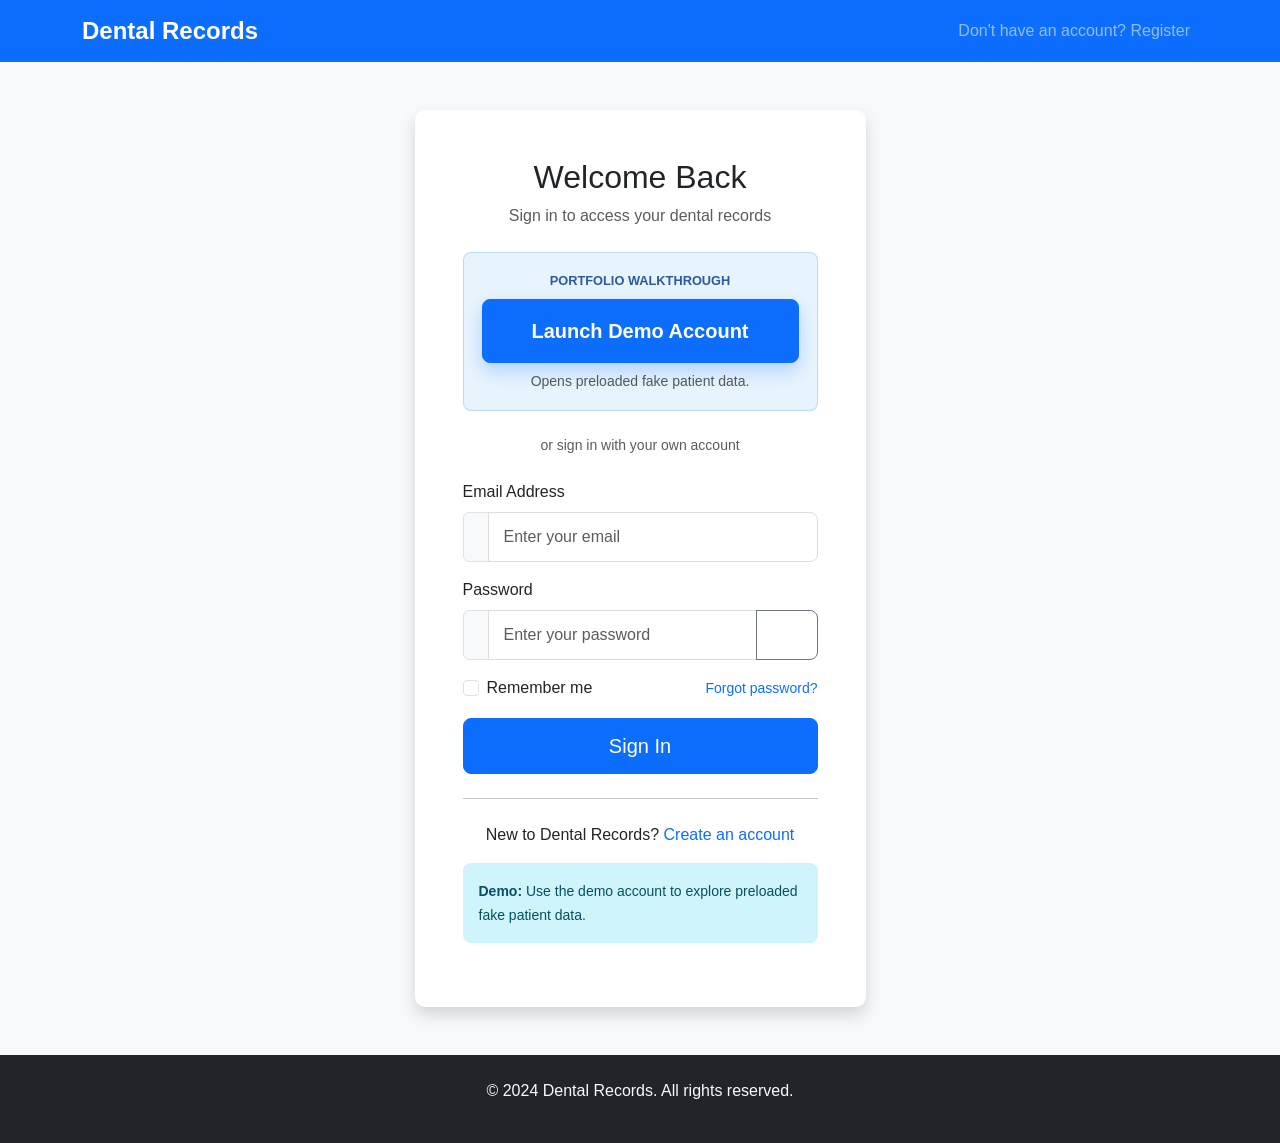
<file: frontend/login.html>
<!DOCTYPE html>
<html lang="en">
<head>
    <meta charset="UTF-8">
    <meta name="viewport" content="width=device-width, initial-scale=1.0">
    <title>Login | Dental Records</title>
    <link rel="icon" type="image/svg+xml" href="/static/favicon.svg">
    <link href="https://cdn.jsdelivr.net/npm/bootstrap@5.1.3/dist/css/bootstrap.min.css" rel="stylesheet">
    <link rel="stylesheet" href="static/css/style.css">
</head>
<body>
    <nav class="navbar navbar-expand-lg navbar-dark bg-primary">
        <div class="container">
            <a class="navbar-brand" href="/">
                <i class="fas fa-tooth"></i> Dental Records
            </a>
            <div class="navbar-nav ms-auto">
                <a class="nav-link" href="/register">Don't have an account? Register</a>
            </div>
        </div>
    </nav>

    <div class="container mt-5">
        <div class="row justify-content-center">
            <div class="col-lg-5 col-md-7">
                <div class="card shadow">
                    <div class="card-body p-5">
                        <div class="text-center mb-4">
                            <h2 class="card-title">Welcome Back</h2>
                            <p class="text-muted">Sign in to access your dental records</p>
                        </div>

                        <div id="alert-container"></div>

                        <div class="demo-login-panel mb-4">
                            <p class="demo-login-label mb-2">Portfolio walkthrough</p>
                            <button type="button" class="btn btn-primary btn-lg demo-login-btn w-100" id="demoLoginBtn">
                                <span class="spinner-border spinner-border-sm me-2 d-none" id="demoLoginSpinner"></span>
                                Launch Demo Account
                            </button>
                            <p class="text-muted small mb-0 mt-2">Opens preloaded fake patient data.</p>
                        </div>

                        <div class="text-center text-muted small mb-4">or sign in with your own account</div>

                        <form id="loginForm">
                            <div class="mb-3">
                                <label for="email" class="form-label">Email Address</label>
                                <div class="input-group">
                                    <span class="input-group-text">
                                        <i class="fas fa-envelope"></i>
                                    </span>
                                    <input type="email" class="form-control" id="email" required 
                                           placeholder="Enter your email">
                                </div>
                            </div>
                            
                            <div class="mb-3">
                                <label for="password" class="form-label">Password</label>
                                <div class="input-group">
                                    <span class="input-group-text">
                                        <i class="fas fa-lock"></i>
                                    </span>
                                    <input type="password" class="form-control" id="password" required 
                                           placeholder="Enter your password">
                                    <button class="btn btn-outline-secondary" type="button" id="togglePassword">
                                        <i class="fas fa-eye"></i>
                                    </button>
                                </div>
                            </div>

                            <div class="mb-3 d-flex justify-content-between align-items-center">
                                <div class="form-check">
                                    <input class="form-check-input" type="checkbox" id="rememberMe">
                                    <label class="form-check-label" for="rememberMe">
                                        Remember me
                                    </label>
                                </div>
                                <a href="#" class="text-primary text-decoration-none small">
                                    Forgot password?
                                </a>
                            </div>

                            <button type="submit" class="btn btn-primary w-100 btn-lg">
                                <span class="spinner-border spinner-border-sm me-2 d-none" id="loginSpinner"></span>
                                Sign In
                            </button>
                        </form>

                        <hr class="my-4">
                        
                        <div class="text-center">
                            <p class="mb-0">New to Dental Records?
                                <a href="/register" class="text-primary text-decoration-none">Create an account</a>
                            </p>
                        </div>

                        <!-- Demo credentials info -->
                        <div class="alert alert-info mt-3" role="alert">
                            <small>
                                <strong>Demo:</strong> Use the demo account to explore preloaded fake patient data.
                            </small>
                        </div>
                    </div>
                </div>
            </div>
        </div>
    </div>

    <footer class="bg-dark text-light py-4 mt-5">
        <div class="container text-center">
            <p>&copy; 2024 Dental Records. All rights reserved.</p>
        </div>
    </footer>

    <script src="https://cdn.jsdelivr.net/npm/bootstrap@5.1.3/dist/js/bootstrap.bundle.min.js" 
        integrity="sha384-ka7Sk0Gln4gmtz2MlQnikT1wXgYsOg+OMhuP+IlRH9sENBO0LRn5q+8nbTov4+1p" 
        crossorigin="anonymous">
    </script>
    <script src="static/js/app.js"></script>
    <script src="static/js/auth.js"></script>
</body>
</html>
</file>
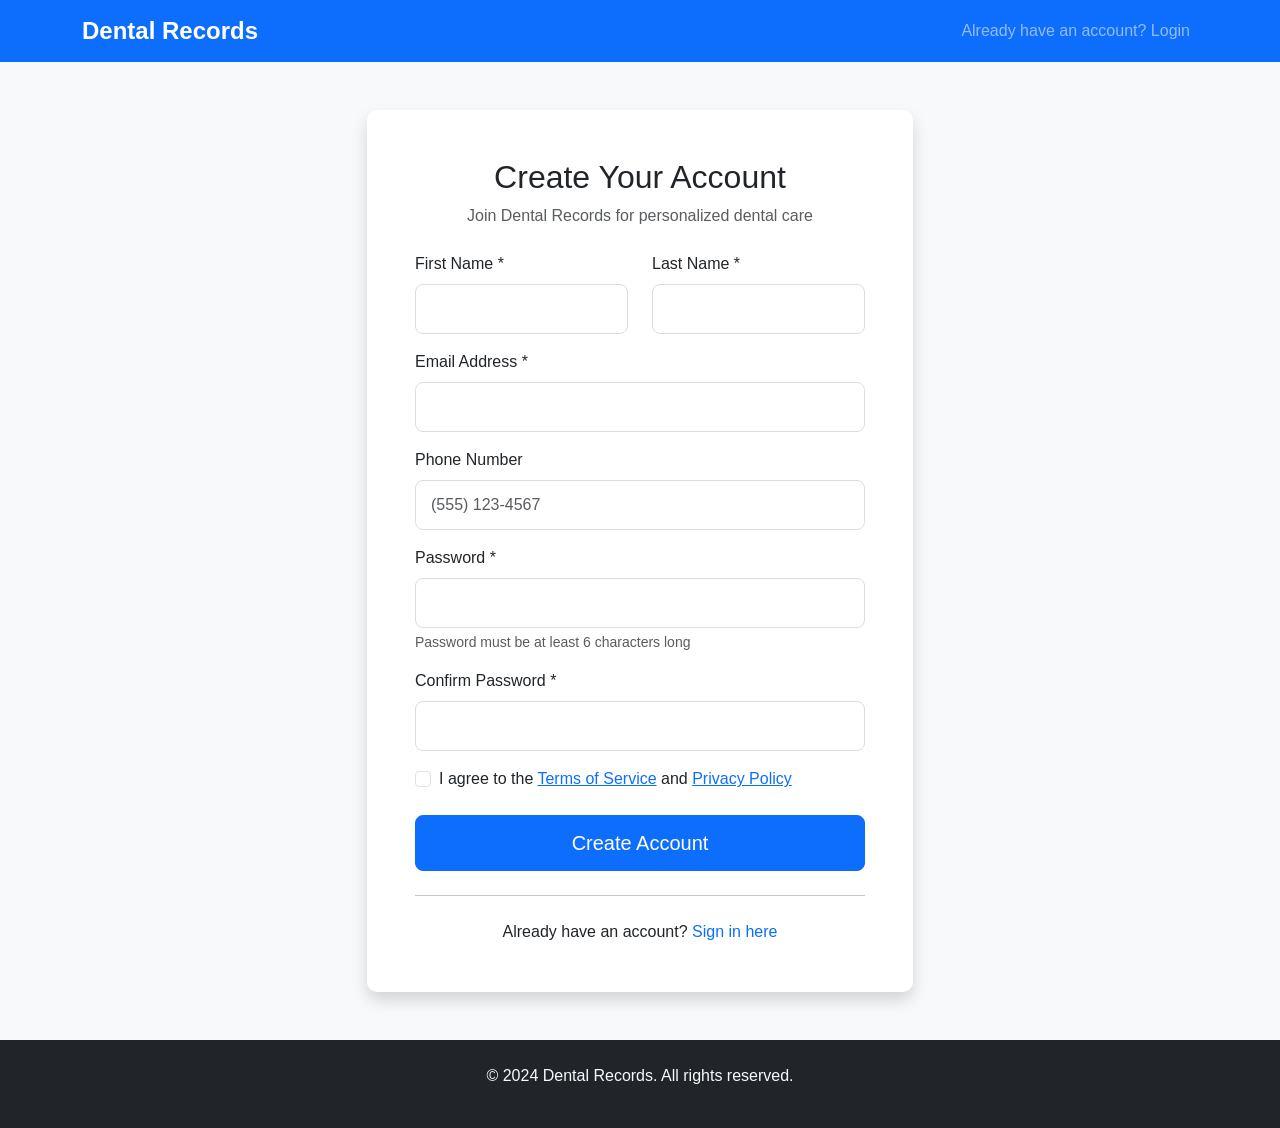
<file: frontend/register.html>
<!DOCTYPE html>
<html lang="en">
<head>
    <meta charset="UTF-8">
    <meta name="viewport" content="width=device-width, initial-scale=1.0">
    <title>Register | Dental Records</title>
    <link rel="icon" type="image/svg+xml" href="/static/favicon.svg">
    <link href="https://cdn.jsdelivr.net/npm/bootstrap@5.1.3/dist/css/bootstrap.min.css" rel="stylesheet">
    <link rel="stylesheet" href="static/css/style.css">
</head>
<body>
    <nav class="navbar navbar-expand-lg navbar-dark bg-primary">
        <div class="container">
            <a class="navbar-brand" href="/">
                <i class="fas fa-tooth"></i> Dental Records
            </a>
            <div class="navbar-nav ms-auto">
                <a class="nav-link" href="/login">Already have an account? Login</a>
            </div>
        </div>
    </nav>

    <div class="container mt-5">
        <div class="row justify-content-center">
            <div class="col-lg-6 col-md-8">
                <div class="card shadow">
                    <div class="card-body p-5">
                        <div class="text-center mb-4">
                            <h2 class="card-title">Create Your Account</h2>
                            <p class="text-muted">Join Dental Records for personalized dental care</p>
                        </div>

                        <div id="alert-container"></div>

                        <form id="registerForm">
                            <div class="row">
                                <div class="col-md-6 mb-3">
                                    <label for="firstName" class="form-label">First Name *</label>
                                    <input type="text" class="form-control" id="firstName" required>
                                </div>
                                <div class="col-md-6 mb-3">
                                    <label for="lastName" class="form-label">Last Name *</label>
                                    <input type="text" class="form-control" id="lastName" required>
                                </div>
                            </div>
                            
                            <div class="mb-3">
                                <label for="email" class="form-label">Email Address *</label>
                                <input type="email" class="form-control" id="email" required>
                            </div>
                            
                            <div class="mb-3">
                                <label for="phone" class="form-label">Phone Number</label>
                                <input type="tel" class="form-control" id="phone" placeholder="(555) 123-4567">
                            </div>
                            
                            <div class="mb-3">
                                <label for="password" class="form-label">Password *</label>
                                <input type="password" class="form-control" id="password" required>
                                <div class="form-text">Password must be at least 6 characters long</div>
                            </div>
                            
                            <div class="mb-3">
                                <label for="confirmPassword" class="form-label">Confirm Password *</label>
                                <input type="password" class="form-control" id="confirmPassword" required>
                            </div>

                            <div class="mb-4">
                                <div class="form-check">
                                    <input class="form-check-input" type="checkbox" id="agreeTerms" required>
                                    <label class="form-check-label" for="agreeTerms">
                                        I agree to the <a href="#" class="text-primary">Terms of Service</a> and 
                                        <a href="#" class="text-primary">Privacy Policy</a>
                                    </label>
                                </div>
                            </div>

                            <button type="submit" class="btn btn-primary w-100 btn-lg">
                                <span class="spinner-border spinner-border-sm me-2 d-none" id="registerSpinner"></span>
                                Create Account
                            </button>
                        </form>

                        <hr class="my-4">
                        
                        <div class="text-center">
                            <p class="mb-0">Already have an account? 
                                <a href="/login" class="text-primary text-decoration-none">Sign in here</a>
                            </p>
                        </div>
                    </div>
                </div>
            </div>
        </div>
    </div>

    <footer class="bg-dark text-light py-4 mt-5">
        <div class="container text-center">
            <p>&copy; 2024 Dental Records. All rights reserved.</p>
        </div>
    </footer>

    <script src="https://cdn.jsdelivr.net/npm/bootstrap@5.1.3/dist/js/bootstrap.bundle.min.js" 
        integrity="sha384-ka7Sk0Gln4gmtz2MlQnikT1wXgYsOg+OMhuP+IlRH9sENBO0LRn5q+8nbTov4+1p" 
        crossorigin="anonymous">
    </script>
    <script src="static/js/app.js"></script>
    <script src="static/js/auth.js"></script>
</body>
</html>
</file>
<file: frontend/static/css/style.css>
:root {
    --primary-color: #0d6efd;
    --secondary-color: #6c757d;
    --success-color: #198754;
    --danger-color: #dc3545;
    --warning-color: #ffc107;
    --info-color: #0dcaf0;
    --light-color: #f8f9fa;
    --dark-color: #212529;
    --dental-blue: #2c5aa0;
    --dental-light: #e8f4fd;
}

body {
    font-family: 'Segoe UI', Tahoma, Geneva, Verdana, sans-serif;
    background-color: #f8f9fa;
}

.navbar-brand {
    font-weight: bold;
    font-size: 1.5rem;
}

.hero-section {
    padding: 80px 0;
    background: linear-gradient(135deg, var(--dental-blue) 0%, var(--primary-color) 100%);
    color: white;
    min-height: 100vh;
    display: flex;
    align-items: center;
}

.hero-section .card {
    background: white;
    color: var(--dark-color);
    border: none;
    border-radius: 15px;
}

.feature-icon i {
    opacity: 0.8;
}

.btn {
    border-radius: 8px;
    padding: 12px 30px;
    font-weight: 500;
    transition: all 0.3s ease;
}

.btn:hover {
    transform: translateY(-2px);
    box-shadow: 0 4px 12px rgba(0,0,0,0.15);
}

.demo-login-btn {
    font-weight: 700;
    padding: 16px 30px;
    box-shadow: 0 8px 18px rgba(13, 110, 253, 0.25);
}

.demo-login-panel {
    background-color: var(--dental-light);
    border: 1px solid rgba(13, 110, 253, 0.2);
    border-radius: 8px;
    padding: 18px;
    text-align: center;
}

.demo-login-label {
    color: var(--dental-blue);
    font-size: 0.8rem;
    font-weight: 700;
    letter-spacing: 0;
    text-transform: uppercase;
}

.form-control {
    border-radius: 8px;
    padding: 12px 15px;
    border: 1px solid #ddd;
    transition: border-color 0.3s ease;
}

.form-control:focus {
    border-color: var(--primary-color);
    box-shadow: 0 0 0 0.2rem rgba(13, 110, 253, 0.25);
}

.card {
    border: none;
    box-shadow: 0 2px 10px rgba(0,0,0,0.1);
    border-radius: 10px;
}

.alert {
    border: none;
    border-radius: 8px;
}

.table {
    background: white;
}

.table thead th {
    background-color: var(--dental-light);
    color: var(--dental-blue);
    border: none;
    font-weight: 600;
}

.badge {
    padding: 6px 12px;
    border-radius: 6px;
}

.loading {
    display: none;
    text-align: center;
    padding: 20px;
}

.spinner-border {
    width: 3rem;
    height: 3rem;
}

.appointment-card {
    transition: transform 0.3s ease;
    cursor: pointer;
}

.appointment-card:hover {
    transform: translateY(-5px);
}

.file-upload-area {
    border: 2px dashed #ddd;
    border-radius: 10px;
    padding: 40px 20px;
    text-align: center;
    background-color: #fafafa;
    transition: all 0.3s ease;
    cursor: pointer;
}

.file-upload-area:hover {
    border-color: var(--primary-color);
    background-color: var(--dental-light);
}

.file-upload-area.dragover {
    border-color: var(--success-color);
    background-color: rgba(25, 135, 84, 0.1);
}

.profile-section {
    background: white;
    padding: 30px;
    border-radius: 10px;
    margin-bottom: 30px;
}

.stats-card {
    background: linear-gradient(135deg, var(--primary-color), var(--dental-blue));
    color: white;
    padding: 25px;
    border-radius: 10px;
    text-align: center;
}

.stats-card h3 {
    margin: 0;
    font-size: 2.5rem;
    font-weight: bold;
}

.radiograph-grid {
    display: grid;
    grid-template-columns: repeat(auto-fill, minmax(250px, 1fr));
    gap: 20px;
}

.radiograph-item {
    background: white;
    border-radius: 10px;
    padding: 15px;
    text-align: center;
    transition: transform 0.3s ease;
}

.radiograph-item:hover {
    transform: scale(1.05);
}

.radiograph-thumbnail {
    width: 100%;
    height: 150px;
    background-color: #f0f0f0;
    border-radius: 8px;
    display: flex;
    align-items: center;
    justify-content: center;
    margin-bottom: 10px;
}

@media (max-width: 768px) {
    .hero-section {
        padding: 40px 0;
    }
    
    .feature-icon i {
        font-size: 2rem !important;
    }
    
    .display-4 {
        font-size: 2rem;
    }
}

/* Animation classes */
.fade-in {
    animation: fadeIn 0.5s ease-in;
}

@keyframes fadeIn {
    from { opacity: 0; transform: translateY(20px); }
    to { opacity: 1; transform: translateY(0); }
}

.slide-in {
    animation: slideIn 0.5s ease-out;
}

@keyframes slideIn {
    from { opacity: 0; transform: translateX(-50px); }
    to { opacity: 1; transform: translateX(0); }
}
</file>
